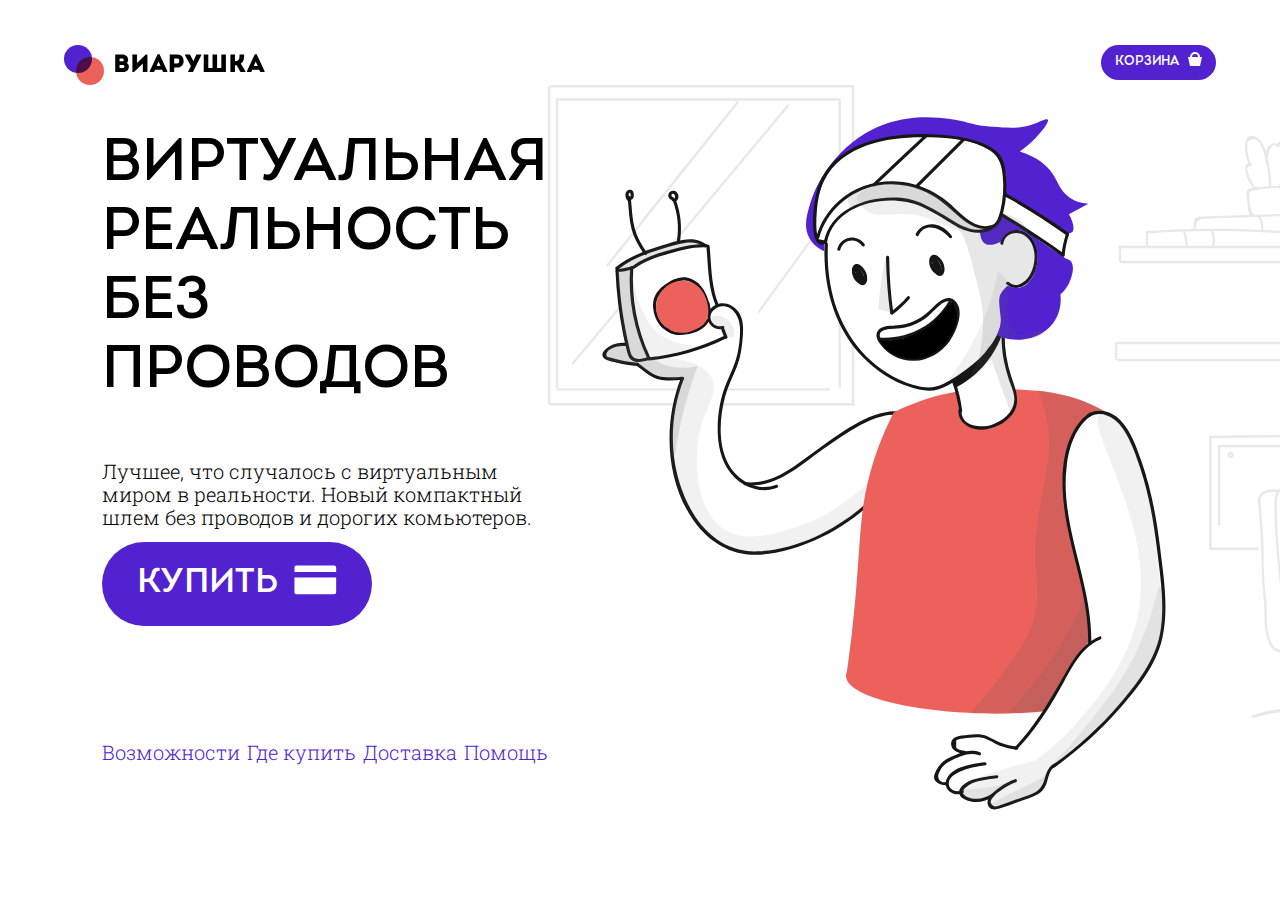
<file: index.html>
<!DOCTYPE html>
<html lang="en">

<head>
    <meta charset="UTF-8">
    <meta http-equiv="X-UA-Compatible" content="IE=edge">
    <meta name="viewport" content="width=device-width, initial-scale=1.0">
    <title>VR</title>
    <link href="/normalize.css" rel="stylesheet" type="text/css">
    <link href="/style.css" rel="stylesheet" type="text/css">

</head>

<body>
    <div class="header">
        <img class="header__logo logo" src="/assets/img/logo.svg" alt="logo"></img>
        <button class="header__button button">
            <div class="button__text"> КОРЗИНА</div>
            <img class="button__logo" src="/assets/img/icobasket.svg" alt="logo"></img>
        </button>
    </div>
    <div class="container">
        <div class="main">
            <h1 class="main__title">ВИРТУАЛЬНАЯ РЕАЛЬНОСТЬ БЕЗ ПРОВОДОВ</h1>
            <div class="main__text">Лучшее, что случалось с виртуальным миром в реальности. Новый компактный шлем
                без проводов и дорогих комьютеров.</div>
            <button class="main__button button">
                <div class="button__text text"> КУПИТЬ</div>
                <img class="button__logo" src="/assets/img/icocard.svg" alt="logo"></img>
            </button>
        </div>
        <div class="aside">
            <img src="/assets/img/mainpic.svg" class="aside__mainimg" alt="img">
        </div>
        <div class="footer">
            <a href="#" class="footer__link link">Возможности</a>
            <a href="#" class="footer__link link">Где купить</a>
            <a href="#" class="footer__link link">Доставка</a>
            <a href="#" class="footer__link link">Помощь</a>
        </div>
    </div>

</body>

</html>
</file>
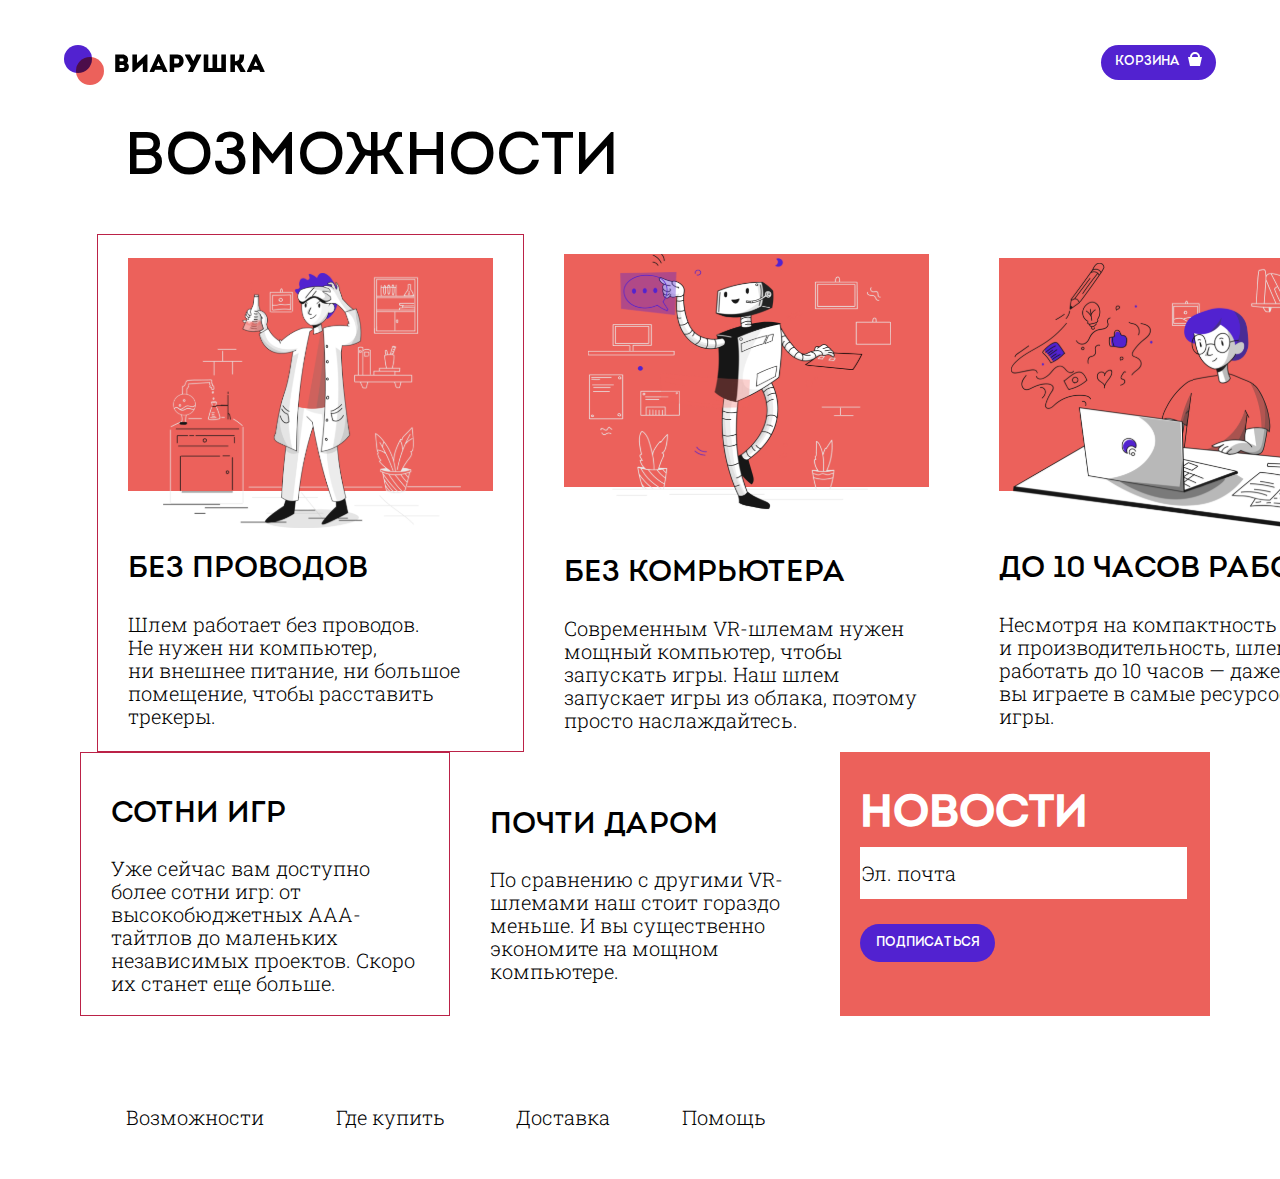
<file: card.html>
<!DOCTYPE html>
<html lang="en">

<head>
    <meta charset="UTF-8">
    <meta http-equiv="X-UA-Compatible" content="IE=edge">
    <meta name="viewport" content="width=device-width, initial-scale=1.0">
    <title>VR</title>
    <link href="/normalize.css" rel="stylesheet" type="text/css">
    <link href="/style.css" rel="stylesheet" type="text/css">
</head>

<body>
    <div class="header">
        <img class="header__logo logo" src="/assets/img/logo.svg" alt="logo"></img>
        <button class="header__button button">
            <div class="button__text"> КОРЗИНА</div>
            <img class="button__logo" src="/assets/img/icobasket.svg" alt="logo"></img>
        </button>
    </div>
    <div class="conteinercards">
        <div class="main">
            <h1 class="main__title secondtitle">ВОЗМОЖНОСТИ</h1>
        </div>
        <div class="firstrow">
            <div class="card redcard">
                <img src="/assets/page2/img/Illustration_1.svg" alt="img" class="card__image">
                <h2 class="card__title">БЕЗ ПРОВОДОВ</h2>
                <div class="card__text">Шлем работает без проводов. Не нужен ни компьютер, ни внешнее питание, ни
                    большое
                    помещение, чтобы расставить трекеры.</div>
            </div>

            <div class="card">
                <img src="/assets/page2/img/Illustration_2.svg" alt="img" class="card__image">
                <h2 class="card__title">БЕЗ КОМРЬЮТЕРА</h2>
                <div class="card__text">Современным VR-шлемам нужен мощный компьютер, чтобы запускать игры. Наш шлем
                    запускает
                    игры из облака, поэтому просто наслаждайтесь.</div>
            </div>

            <div class="card">
                <img src="/assets/page2/img/Illustration_3.svg" alt="img" class="card__image">
                <h2 class="card__title">ДО 10 ЧАСОВ РАБОТЫ</h2>
                <div class="card__text">Несмотря на компактность и производительность, шлем может работать до 10 часов —
                    даже,
                    если вы играете в самые ресурсоемкие игры.</div>
            </div>
        </div>
        <div class="secondrow">
            <div class="card redcard">
                <h2 class="card__title">СОТНИ ИГР</h2>
                <div class="card__text">Уже сейчас вам доступно более сотни игр: от высокобюджетных ААА-тайтлов до
                    маленьких
                    независимых проектов. Скоро их станет еще больше.</div>
            </div>

            <div class="card">
                <h2 class="card__title">ПОЧТИ ДАРОМ</h2>
                <div class="card__text">По сравнению с другими VR-шлемами наш стоит гораздо меньше. И вы существенно
                    экономите
                    на мощном компьютере.</div>
            </div>

            <div class="form">
                <h2 class="form__title">НОВОСТИ</h2>
                <input class="form__input" type="text" value="Эл. почта">
                <button class="form__button button">ПОДПИСАТЬСЯ</button>
            </div>
        </div>
    </div>
    <div class="footer footersecond">
        <a href="#" class="footersecond__link link">Возможности</a>
        <a href="#" class="footersecond__link link">Где купить</a>
        <a href="#" class="footersecond__link link">Доставка</a>
        <a href="#" class="footersecond__link link">Помощь</a>
    </div>
</body>

</html>
</file>
<file: style.css>
@font-face {
    font-family: Intro;
    src: url(/assets/fonts/Intro_Regular/intro_regular.ttf);
}

@font-face {
    font-family: Roboto_Slab;
    src: url(/assets/fonts/Roboto_Slab/RobotoSlab-VariableFont_wght.ttf);
}

.header {
    display: flex;
    justify-content: space-between;
    margin-left: 5vw;
    margin-right: 5vw;
    margin-top: 5vh;
}

.button {
    background-color: rgba(82, 34, 208, 1);
    border-radius: 100px;
    border: none;
}

.header__button {
    width: 115px;
    height: 35px;
    display: flex;
    justify-content: space-evenly;
    align-items: center;
}

.button__text {
    font-family: Intro;
    font-style: normal;
    font-weight: 400;
    font-size: 13px;
    color: #FFFFFF;
    font-style: bold;
}

.button__logo {
    padding-bottom: 7px;
}

.main__button {
    width: 270px;
    height: 84px;
    display: flex;
    align-items: center;
    justify-content: center;

}

.text {
    font-family: Intro;
    font-style: normal;
    font-weight: 400;
    font-size: 35px;
    line-height: 35px;
    padding-right: 16px;
}

.main__title {
    font-family: Intro;
    font-style: normal;
    font-weight: 400;
    font-size: 60px;
    color: #000000;
}

.main__text {
    font-family: Roboto_Slab;
    font-style: normal;
    font-weight: 300;
    font-size: 20px;
    color: #000000;
}

.link {
    text-decoration: none;
}

.footer__link {
    font-family: Roboto_Slab;
    font-style: normal;
    font-weight: 300;
    font-size: 20px;
    color: #5222D0;
}

.container {
    display: grid;
    grid-template-columns: 1fr 1fr;
    grid-template-rows: 3fr 1fr;
    margin-left: 8vw;
}

.aside {
    grid-column: 2/3;
    grid-row: 1/3;
}

.footer {
    display: flex;
    justify-content: space-between;
    align-items: flex-end;
    margin-bottom: 50px;
}

.main {
    display: flex;
    flex-direction: column;
    justify-content: space-around;
}

.card__title {
    font-family: Intro;
    font-style: normal;
    font-weight: 400;
    font-size: 30px;
    color: #000000;

}

.card__text {
    font-family: Roboto_Slab;
    font-style: normal;
    font-weight: 300;
    font-size: 20px;
    color: #000000;
}

.firstrow,
.secondrow {
    display: grid;
    grid-template-columns: 1fr 1fr 1fr;
    grid-gap: 10px;
}

.firstrow {
    margin-left: 97px;
}

.secondrow {
    margin-left: 80px;
}

.redcard {
    border: 1px solid #BB2247;
}

.card {
    display: flex;
    flex-direction: column;
    justify-content: center;
    padding: 20px 30px 20px 30px;
}

.secondtitle {
    margin-left: 125px;
}

.form {
    background-color: #EC615B;
    font-family: Intro;
    font-style: normal;
    font-weight: 400;
    font-size: 30px;
    color: #FFFFFF;
    padding-left: 20px;
    padding-bottom: 50px;

}

.form__button {
    width: 135px;
    height: 38px;
    font-family: Intro;
    font-style: normal;
    font-weight: 400;
    font-size: 13px;
    color: #FFFFFF;
}

.form__input {
    width: 323px;
    height: 50px;
    background: #FFFFFF;
    border: none;
    font-family: Roboto_Slab;
    font-style: normal;
    font-weight: 300;
    font-size: 20px;
    line-height: 160%;
    color: #000000;
    margin-bottom: 23px;
}

.form__title {
    margin-bottom: 6px;
}

.footersecond {
    width: 50%;
    margin-top: 10vh;
    margin-left: 126px;

}

.footersecond__link {
    font-family: Roboto_Slab;
    font-style: normal;
    font-weight: 300;
    font-size: 20px;
    color: #000000;
}

.conteinercards {
    margin-right: 70px;
}
</file>
